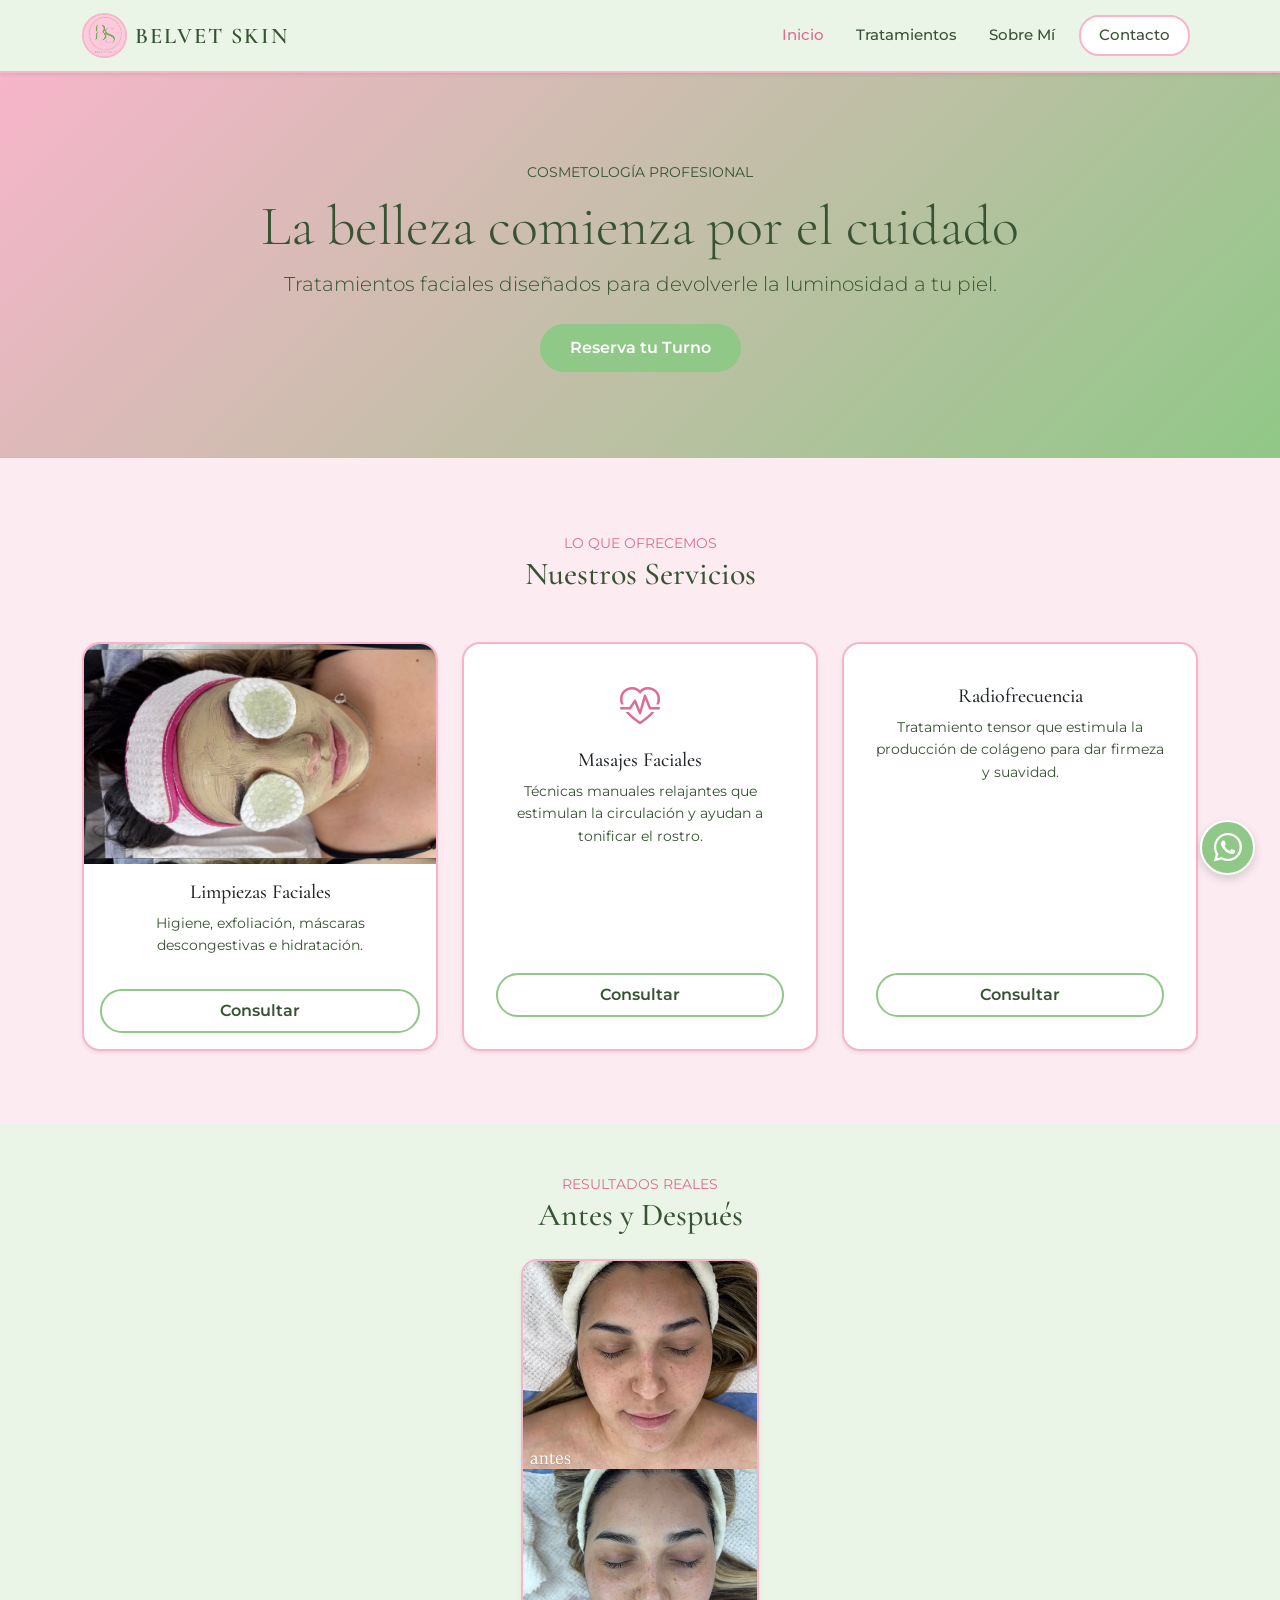
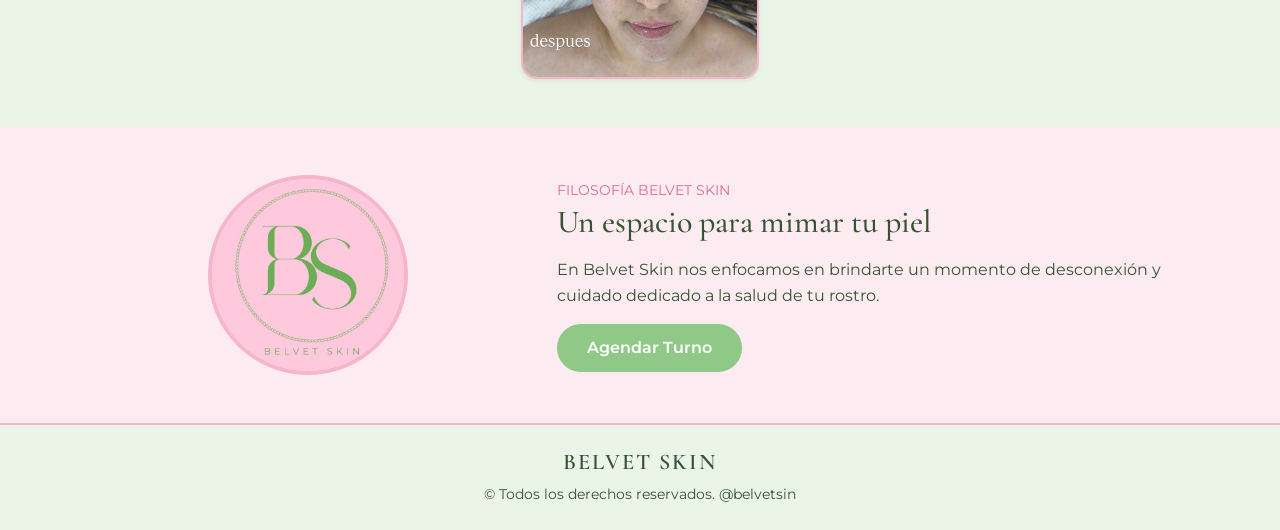
<file: index.html>
<!DOCTYPE html>
<html lang="es">
<head>
    <meta charset="UTF-8">
    <meta name="viewport" content="width=device-width, initial-scale=1.0">
    <title>BELVET SKIN - Cosmetología</title>

    <!-- Google Fonts -->
    <link rel="preconnect" href="https://fonts.googleapis.com">
    <link rel="preconnect" href="https://fonts.gstatic.com" crossorigin>
    <link href="https://fonts.googleapis.com/css2?family=Cormorant+Garamond:wght@600&family=Montserrat:wght@400;500;600&display=swap" rel="stylesheet">

    <!-- Bootstrap 5.3 CSS -->
    <link href="https://cdn.jsdelivr.net/npm/bootstrap@5.3.3/dist/css/bootstrap.min.css" rel="stylesheet">
    <link rel="stylesheet" href="https://cdn.jsdelivr.net/npm/bootstrap-icons@1.11.3/font/bootstrap-icons.min.css">

    <!-- Estilos integrados -->
    <style>
        :root {
            --rosa-principal: #f7b5ca;
            --rosa-pastel-suave: #fcebf0;
            --verde-principal: #90c887;
            --verde-pastel-suave: #eaf5e7;
            --texto-oscuro: #375333;
            --blanco-puro: #ffffff;
        }

        body {
            font-family: 'Montserrat', sans-serif !important;
            background-color: var(--rosa-pastel-suave) !important;
            color: var(--texto-oscuro) !important;
            line-height: 1.6;
        }

        h1, h2, h3, h4, h5, .font-serif {
            font-family: 'Cormorant Garamond', Georgia, serif !important;
        }

        .text-pink { color: #db6e91 !important; }
        .text-green { color: var(--verde-principal) !important; }
        .text-oscuro { color: var(--texto-oscuro) !important; }

        .bg-rosa-suave { background-color: var(--rosa-pastel-suave) !important; }
        .bg-verde-suave { background-color: var(--verde-pastel-suave) !important; }

        .border-rosa { border: 2px solid var(--rosa-principal) !important; }
        .border-verde { border: 2px solid var(--verde-principal) !important; }

        /* NAVBAR Y LOGO */
        .bg-aesthetic {
            background-color: var(--verde-pastel-suave) !important;
            border-bottom: 2px solid var(--rosa-principal) !important;
        }

        .logo-img {
            width: 45px !important;
            height: 45px !important;
            max-width: 45px !important;
            max-height: 45px !important;
            object-fit: cover !important;
            border-radius: 50% !important;
            border: 2px solid var(--rosa-principal) !important;
            display: inline-block !important;
        }

        .brand-name {
            font-family: 'Cormorant Garamond', serif !important;
            font-size: 1.4rem !important;
            font-weight: 600 !important;
            color: var(--texto-oscuro) !important;
            letter-spacing: 2px !important;
        }

        .navbar-nav .nav-link {
            font-size: 0.95rem;
            color: var(--texto-oscuro) !important;
            margin: 0 8px;
            font-weight: 500;
        }

        .navbar-nav .nav-link:hover, .navbar-nav .nav-link.active {
            color: #db6e91 !important;
        }

        .btn-contacto-nav {
            border: 2px solid var(--rosa-principal) !important;
            border-radius: 20px !important;
            padding: 6px 18px !important;
            background-color: var(--blanco-puro) !important;
        }

        /* HERO BANNER */
        .hero-banner {
            background: linear-gradient(135deg, var(--rosa-principal), var(--verde-principal)) !important;
            color: var(--texto-oscuro) !important;
            padding: 70px 0 !important;
        }

        /* TARJETAS DE TRATAMIENTOS */
        .card-aesthetic {
            background-color: var(--blanco-puro) !important;
            border-radius: 18px !important;
            border: 2px solid var(--rosa-principal) !important;
            overflow: hidden !important;
        }

        .card-img-wrapper {
            height: 220px !important;
            overflow: hidden !important;
        }

        .card-img-wrapper img {
            width: 100% !important;
            height: 100% !important;
            object-fit: cover !important;
        }

        /* BOTONES ROSA Y VERDE */
        .btn-aesthetic {
            background-color: var(--verde-principal) !important;
            color: var(--blanco-puro) !important;
            border: 2px solid var(--verde-principal) !important;
            border-radius: 30px !important;
            padding: 10px 28px !important;
            font-weight: 600 !important;
            text-decoration: none !important;
            display: inline-block !important;
        }

        .btn-aesthetic:hover {
            background-color: var(--rosa-principal) !important;
            border-color: var(--rosa-principal) !important;
            color: var(--blanco-puro) !important;
        }

        .btn-outline-aesthetic {
            border: 2px solid var(--verde-principal) !important;
            color: var(--texto-oscuro) !important;
            border-radius: 30px !important;
            padding: 8px 22px !important;
            background: var(--blanco-puro) !important;
            font-weight: 600 !important;
            text-decoration: none !important;
            display: inline-block !important;
        }

        /* BOTÓN FLOTANTE WHATSAPP */
        .elemento-flotante {
            position: fixed !important;
            bottom: 25px !important;
            right: 25px !important;
            width: 55px !important;
            height: 55px !important;
            background-color: var(--verde-principal) !important;
            border: 2px solid var(--blanco-puro) !important;
            border-radius: 50% !important;
            display: flex !important;
            align-items: center !important;
            justify-content: center !important;
            z-index: 1000 !important;
            box-shadow: 0 4px 10px rgba(0,0,0,0.15) !important;
        }

        .elemento-flotante a {
            color: white !important;
            font-size: 28px !important;
            text-decoration: none !important;
        }

        /* FOOTER */
        .footer-aesthetic {
            background-color: var(--verde-pastel-suave) !important;
            border-top: 2px solid var(--rosa-principal) !important;
        }
    </style>
</head>
<body class="bg-rosa-suave">

    <!-- Header / Navbar -->
    <header class="header-main sticky-top">
        <nav class="navbar navbar-expand-lg bg-aesthetic shadow-sm">
            <div class="container">
                <a class="navbar-brand d-flex align-items-center" href="index.html">
                    <img src="fotos/logo.jpg" alt="Logo" class="logo-img me-2">
                    <span class="brand-name">BELVET SKIN</span>
                </a>
                
                <button class="navbar-toggler border-0" type="button" data-bs-toggle="collapse" data-bs-target="#navbarNav">
                    <span class="navbar-toggler-icon"></span>
                </button>
                
                <div class="collapse navbar-collapse justify-content-end" id="navbarNav">
                    <ul class="navbar-nav text-center align-items-center">
                        <li class="nav-item"><a class="nav-link active" href="index.html">Inicio</a></li>
                        <li class="nav-item"><a class="nav-link" href="#servicios">Tratamientos</a></li>
                        <li class="nav-item"><a class="nav-link" href="#nosotros">Sobre Mí</a></li>
                        <li class="nav-item"><a class="nav-link btn-contacto-nav" href="contacto.html">Contacto</a></li>
                    </ul>
                </div>
            </div>
        </nav>
    </header>

    <!-- Banner Principal -->
    <section class="hero-banner text-center">
        <div class="container py-3">
            <span class="text-uppercase small tracking-wide">Cosmetología Profesional</span>
            <h1 class="display-4 font-serif my-2">La belleza comienza por el cuidado</h1>
            <p class="lead mb-4">Tratamientos faciales diseñados para devolverle la luminosidad a tu piel.</p>
            <a href="https://wa.me/5491140913713?text=Hola!%20Quiero%20agendar%20un%20turno" target="_blank" class="btn btn-aesthetic">Reserva tu Turno</a>
        </div>
    </section>

    <!-- Tratamientos -->
    <section id="servicios" class="py-5 bg-rosa-suave">
        <div class="container text-center py-4">
            <span class="text-uppercase small text-pink font-weight-bold">Lo que ofrecemos</span>
            <h2 class="section-title mb-5">Nuestros Servicios</h2>
            
            <div class="row g-4 align-items-stretch">
                <!-- 1. Limpiezas Faciales -->
                <div class="col-md-4">
                    <div class="card card-aesthetic h-100 shadow-sm d-flex flex-column justify-content-between">
                        <div class="card-img-wrapper">
                            <img src="fotos/limpieza_paso_a_paso.jpg" alt="Limpieza Facial">
                        </div>
                        <div class="card-body d-flex flex-column justify-content-between">
                            <div>
                                <h3 class="h5 font-serif">Limpiezas Faciales</h3>
                                <p class="small text-oscuro">Higiene, exfoliación, máscaras descongestivas e hidratación.</p>
                            </div>
                            <a href="https://wa.me/5491140913713?text=Consulta%20Limpieza" target="_blank" class="btn btn-outline-aesthetic mt-3">Consultar</a>
                        </div>
                    </div>
                </div>

                <!-- 2. Masajes Faciales -->
                <div class="col-md-4">
                    <div class="card card-aesthetic h-100 shadow-sm d-flex flex-column justify-content-between p-3">
                        <div class="card-body d-flex flex-column justify-content-between my-auto">
                            <div>
                                <div class="fs-1 text-pink mb-2"><i class="bi bi-heart-pulse"></i></div>
                                <h3 class="h5 font-serif">Masajes Faciales</h3>
                                <p class="small text-oscuro">Técnicas manuales relajantes que estimulan la circulación y ayudan a tonificar el rostro.</p>
                            </div>
                            <a href="https://wa.me/5491140913713?text=Consulta%20Masajes" target="_blank" class="btn btn-outline-aesthetic mt-4">Consultar</a>
                        </div>
                    </div>
                </div>

                <!-- 3. Radiofrecuencia -->
                <div class="col-md-4">
                    <div class="card card-aesthetic h-100 shadow-sm d-flex flex-column justify-content-between p-3">
                        <div class="card-body d-flex flex-column justify-content-between my-auto">
                            <div>
                                <div class="fs-1 text-green mb-2"><i class="bi bi-sparkles"></i></div>
                                <h3 class="h5 font-serif">Radiofrecuencia</h3>
                                <p class="small text-oscuro">Tratamiento tensor que estimula la producción de colágeno para dar firmeza y suavidad.</p>
                            </div>
                            <a href="https://wa.me/5491140913713?text=Consulta%20Radiofrecuencia" target="_blank" class="btn btn-outline-aesthetic mt-4">Consultar</a>
                        </div>
                    </div>
                </div>
            </div>
        </div>
    </section>

    <!-- Galería Antes y Después -->
    <section class="py-5 bg-verde-suave text-center">
        <div class="container">
            <span class="text-uppercase small text-pink">Resultados Reales</span>
            <h2 class="section-title mb-4">Antes y Después</h2>
            
            <div class="row justify-content-center">
                <div class="col-md-7 text-center">
                    <!-- FOTO DE LAS 2 IMÁGENES -->
                    <img src="fotos/antes_y_despues.jpg" alt="Antes y Después" class="img-fluid rounded-4 shadow-sm border-rosa" style="max-height: 420px; object-fit: contain;" onerror="this.onerror=null; this.src='fotos/antes_y_despues.jpg.jpg';">
                </div>
            </div>
        </div>
    </section>

    <!-- Sobre Mí -->
    <section id="nosotros" class="py-5 bg-rosa-suave">
        <div class="container">
            <div class="row align-items-center">
                <div class="col-md-5 text-center mb-4 mb-md-0">
                    <!-- FOTO DEL LOGO CIRCULAR -->
                    <img src="fotos/logo.jpg" alt="Belvet Skin Logo" class="logo-img" style="width: 200px !important; height: 200px !important; max-width: 200px !important; max-height: 200px !important; border-width: 4px !important;">
                </div>
                <div class="col-md-7">
                    <span class="text-uppercase small text-pink">Filosofía Belvet Skin</span>
                    <h2 class="section-title mb-3">Un espacio para mimar tu piel</h2>
                    <p class="text-oscuro">En Belvet Skin nos enfocamos en brindarte un momento de desconexión y cuidado dedicado a la salud de tu rostro.</p>
                    <a href="https://wa.me/5491140913713?text=Hola!%20Quiero%20un%20turno" target="_blank" class="btn btn-aesthetic">Agendar Turno</a>
                </div>
            </div>
        </div>
    </section>

    <!-- Botón Flotante WhatsApp -->
    <div class="elemento-flotante">
        <a href="https://wa.me/5491140913713" target="_blank"><i class="bi bi-whatsapp"></i></a>
    </div>

    <!-- Footer -->
    <footer class="footer-aesthetic py-4 text-center">
        <div class="container">
            <h4 class="brand-name mb-2">BELVET SKIN</h4>
            <p class="small text-oscuro mb-0">&copy; Todos los derechos reservados. @belvetsin</p>
        </div>
    </footer>

    <script src="https://cdn.jsdelivr.net/npm/bootstrap@5.3.3/dist/js/bootstrap.bundle.min.js"></script>
</body>
</html>
</file>
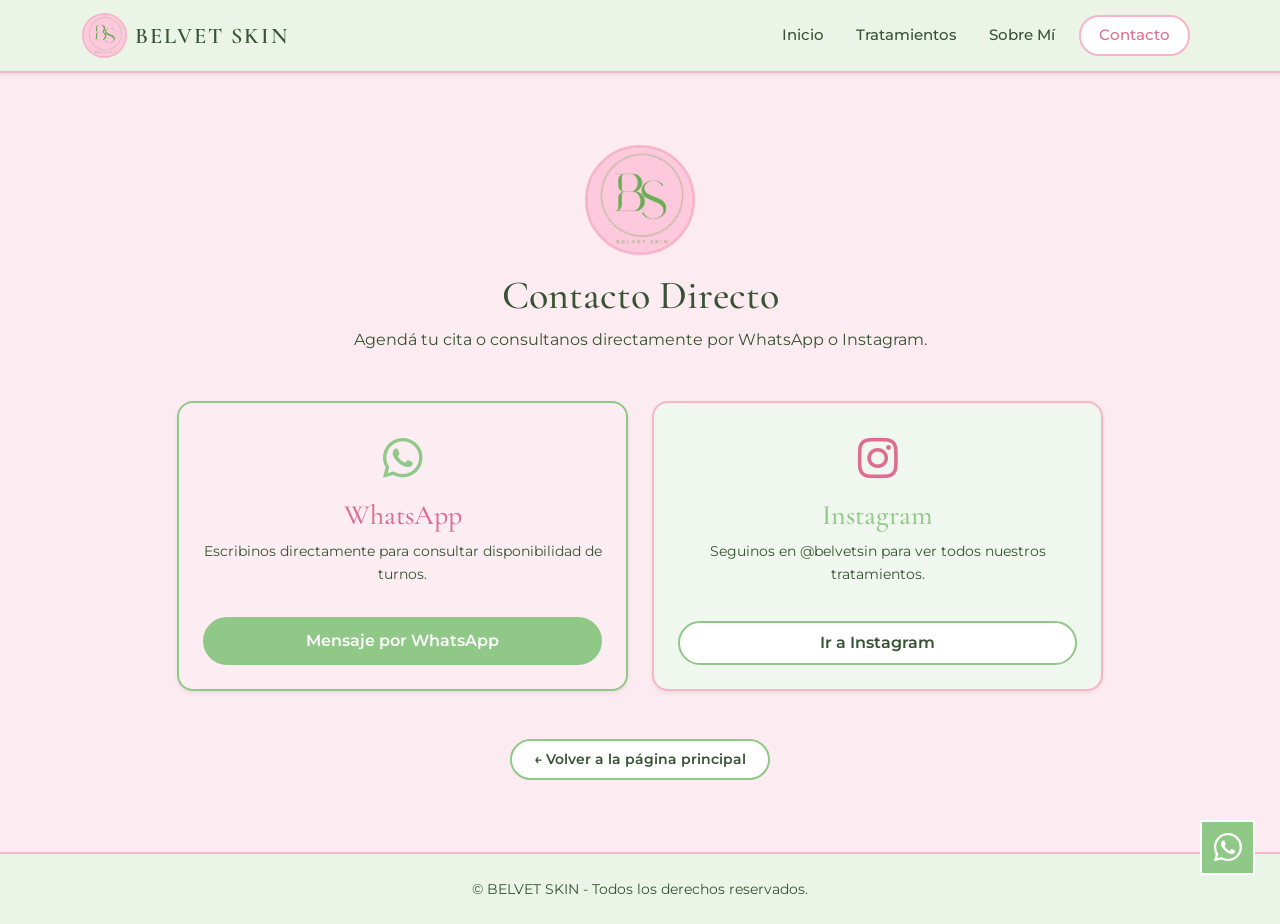
<file: contacto.html>
<!DOCTYPE html>
<html lang="es">
<head>
    <meta charset="UTF-8">
    <meta name="viewport" content="width=device-width, initial-scale=1.0">
    <title>Contacto - BELVET SKIN</title>

    <!-- Google Fonts -->
    <link rel="preconnect" href="https://fonts.googleapis.com">
    <link rel="preconnect" href="https://fonts.gstatic.com" crossorigin>
    <link href="https://fonts.googleapis.com/css2?family=Cormorant+Garamond:wght@600&family=Montserrat:wght@400;500;600&display=swap" rel="stylesheet">

    <!-- Bootstrap 5.3 CSS -->
    <link href="https://cdn.jsdelivr.net/npm/bootstrap@5.3.3/dist/css/bootstrap.min.css" rel="stylesheet">
    <link rel="stylesheet" href="https://cdn.jsdelivr.net/npm/bootstrap-icons@1.11.3/font/bootstrap-icons.min.css">

    <!-- Estilos integrados para garantizar Rosa y Verde Pastel -->
    <style>
        :root {
            --rosa-principal: #f7b5ca;
            --rosa-pastel-suave: #fcebf0;
            --verde-principal: #90c887;
            --verde-pastel-suave: #eaf5e7;
            --texto-oscuro: #375333;
            --blanco-puro: #ffffff;
        }

        body {
            font-family: 'Montserrat', sans-serif !important;
            background-color: var(--rosa-pastel-suave) !important;
            color: var(--texto-oscuro) !important;
            line-height: 1.6;
        }

        h1, h2, h3, h4, h5, .font-serif {
            font-family: 'Cormorant Garamond', Georgia, serif !important;
        }

        .text-pink { color: #db6e91 !important; }
        .text-green { color: var(--verde-principal) !important; }
        .text-oscuro { color: var(--texto-oscuro) !important; }

        .bg-rosa-suave { background-color: var(--rosa-pastel-suave) !important; }
        .bg-verde-suave { background-color: var(--verde-pastel-suave) !important; }
        .bg-card-rosa { background-color: #fcedf2 !important; }
        .bg-card-verde { background-color: #f0f7ee !important; }

        .border-rosa { border: 2px solid var(--rosa-principal) !important; }
        .border-verde { border: 2px solid var(--verde-principal) !important; }

        /* NAVBAR Y LOGO */
        .bg-aesthetic {
            background-color: var(--verde-pastel-suave) !important;
            border-bottom: 2px solid var(--rosa-principal) !important;
        }

        .logo-img {
            width: 45px !important;
            height: 45px !important;
            max-width: 45px !important;
            max-height: 45px !important;
            object-fit: cover !important;
            border-radius: 50% !important;
            border: 2px solid var(--rosa-principal) !important;
            display: inline-block !important;
        }

        .brand-name {
            font-family: 'Cormorant Garamond', serif !important;
            font-size: 1.4rem !important;
            font-weight: 600 !important;
            color: var(--texto-oscuro) !important;
            letter-spacing: 2px !important;
        }

        .navbar-nav .nav-link {
            font-size: 0.95rem;
            color: var(--texto-oscuro) !important;
            margin: 0 8px;
            font-weight: 500;
        }

        .navbar-nav .nav-link:hover, .navbar-nav .nav-link.active {
            color: #db6e91 !important;
        }

        .btn-contacto-nav {
            border: 2px solid var(--rosa-principal) !important;
            border-radius: 20px !important;
            padding: 6px 18px !important;
            background-color: var(--blanco-puro) !important;
        }

        /* BOTONES ROSA Y VERDE */
        .btn-aesthetic {
            background-color: var(--verde-principal) !important;
            color: var(--blanco-puro) !important;
            border: 2px solid var(--verde-principal) !important;
            border-radius: 30px !important;
            padding: 10px 28px !important;
            font-weight: 600 !important;
            text-decoration: none !important;
            display: inline-block !important;
        }

        .btn-outline-aesthetic {
            border: 2px solid var(--verde-principal) !important;
            color: var(--texto-oscuro) !important;
            border-radius: 30px !important;
            padding: 8px 22px !important;
            background: var(--blanco-puro) !important;
            font-weight: 600 !important;
            text-decoration: none !important;
            display: inline-block !important;
        }

        /* BOTÓN FLOTANTE WHATSAPP */
        .elemento-flotante {
            position: fixed !important;
            bottom: 25px !important;
            right: 25px !important;
            width: 55px !important;
            height: 55px !important;
            background-color: var(--verde-principal) !important;
            border: 2px solid var(--blanco-puro) !important;
            border-radius: 50 !important;
            display: flex !important;
            align-items: center !important;
            justify-content: center !important;
            z-index: 1000 !important;
        }

        .elemento-flotante a {
            color: white !important;
            font-size: 28px !important;
            text-decoration: none !important;
        }

        /* FOOTER */
        .footer-aesthetic {
            background-color: var(--verde-pastel-suave) !important;
            border-top: 2px solid var(--rosa-principal) !important;
        }
    </style>
</head>
<body class="bg-rosa-suave d-flex flex-column min-vh-100">

    <!-- Header / Navbar -->
    <header class="header-main sticky-top">
        <nav class="navbar navbar-expand-lg bg-aesthetic shadow-sm">
            <div class="container">
                <a class="navbar-brand d-flex align-items-center" href="index.html">
                    <img src="fotos/logo.jpg" alt="Logo" class="logo-img me-2">
                    <span class="brand-name">BELVET SKIN</span>
                </a>
                
                <button class="navbar-toggler border-0" type="button" data-bs-toggle="collapse" data-bs-target="#navbarNav">
                    <span class="navbar-toggler-icon"></span>
                </button>
                
                <div class="collapse navbar-collapse justify-content-end" id="navbarNav">
                    <ul class="navbar-nav text-center align-items-center">
                        <li class="nav-item"><a class="nav-link" href="index.html">Inicio</a></li>
                        <li class="nav-item"><a class="nav-link" href="index.html#servicios">Tratamientos</a></li>
                        <li class="nav-item"><a class="nav-link" href="index.html#nosotros">Sobre Mí</a></li>
                        <li class="nav-item"><a class="nav-link active btn-contacto-nav" href="contacto.html">Contacto</a></li>
                    </ul>
                </div>
            </div>
        </nav>
    </header>

    <!-- Sección Contacto -->
    <section class="py-5 bg-rosa-suave flex-grow-1">
        <div class="container text-center py-4">
            
            <img src="fotos/logo.jpg" alt="Belvet Skin Logo" class="logo-img mb-3" style="width: 110px !important; height: 110px !important; max-width: 110px !important; max-height: 110px !important; border-width: 3px !important;">
            <h1 class="font-serif text-oscuro mb-2">Contacto Directo</h1>
            <p class="text-oscuro mb-5">Agendá tu cita o consultanos directamente por WhatsApp o Instagram.</p>

            <div class="row g-4 justify-content-center">
                <!-- Tarjeta WhatsApp (Rosa) -->
                <div class="col-md-5">
                    <div class="p-4 bg-card-rosa rounded-4 shadow-sm border-verde h-100 d-flex flex-column justify-content-between">
                        <div>
                            <div class="fs-1 text-green mb-2"><i class="bi bi-whatsapp"></i></div>
                            <h3 class="font-serif text-pink">WhatsApp</h3>
                            <p class="small text-oscuro">Escribinos directamente para consultar disponibilidad de turnos.</p>
                        </div>
                        <a href="https://wa.me/5491140913713?text=Hola!%20Quiero%20un%20turno" target="_blank" class="btn btn-aesthetic w-100 mt-3">Mensaje por WhatsApp</a>
                    </div>
                </div>

                <!-- Tarjeta Instagram (Verde) -->
                <div class="col-md-5">
                    <div class="p-4 bg-card-verde rounded-4 shadow-sm border-rosa h-100 d-flex flex-column justify-content-between">
                        <div>
                            <div class="fs-1 text-pink mb-2"><i class="bi bi-instagram"></i></div>
                            <h3 class="font-serif text-green">Instagram</h3>
                            <p class="small text-oscuro">Seguinos en @belvetsin para ver todos nuestros tratamientos.</p>
                        </div>
                        <a href="https://www.instagram.com/belvetsin" target="_blank" class="btn btn-outline-aesthetic w-100 mt-3">Ir a Instagram</a>
                    </div>
                </div>
            </div>

            <div class="mt-5">
                <a href="index.html" class="btn btn-outline-aesthetic btn-sm">&larr; Volver a la página principal</a>
            </div>

        </div>
    </section>

    <!-- Botón Flotante WhatsApp -->
    <div class="elemento-flotante">
        <a href="https://wa.me/5491140913713" target="_blank"><i class="bi bi-whatsapp"></i></a>
    </div>

    <!-- Footer -->
    <footer class="footer-aesthetic py-4 text-center mt-auto">
        <div class="container">
            <p class="small text-oscuro mb-0">&copy; BELVET SKIN - Todos los derechos reservados.</p>
        </div>
    </footer>

    <script src="https://cdn.jsdelivr.net/npm/bootstrap@5.3.3/dist/js/bootstrap.bundle.min.js"></script>
</body>
</html>
</file>
